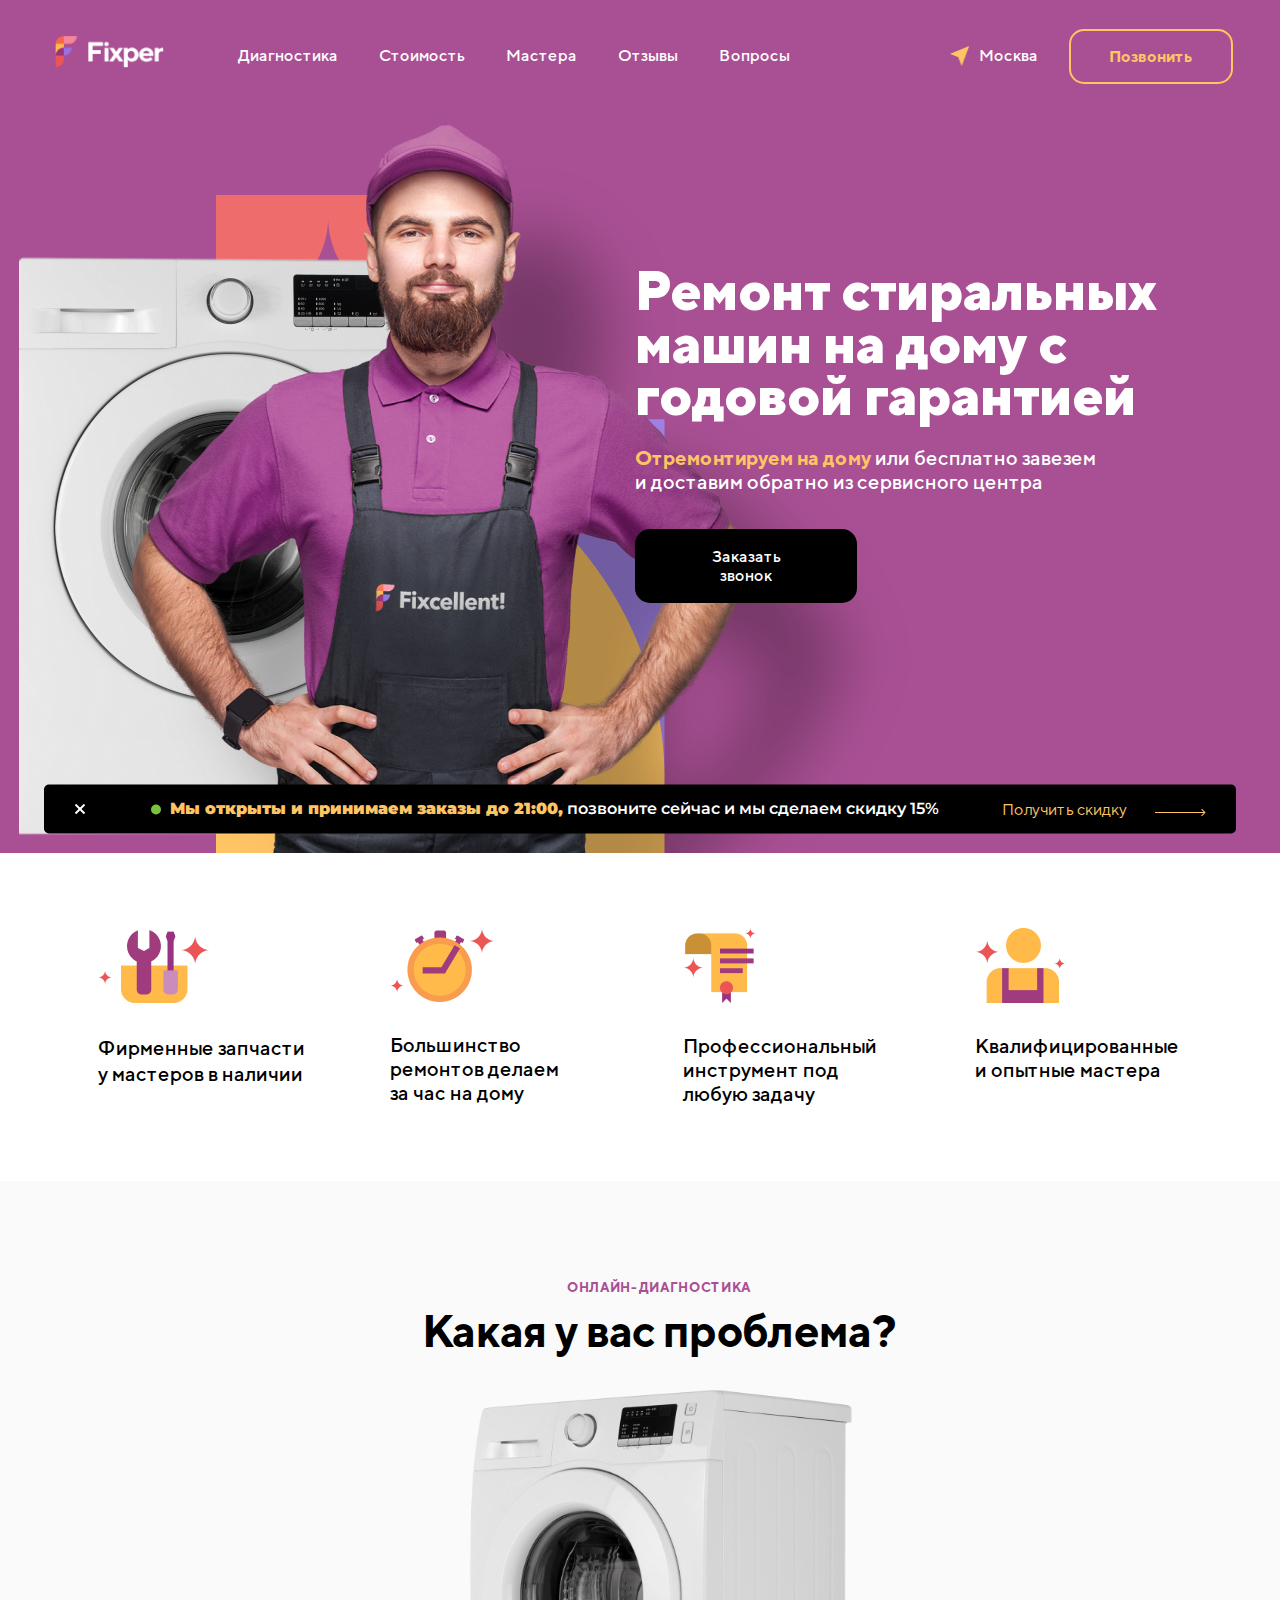
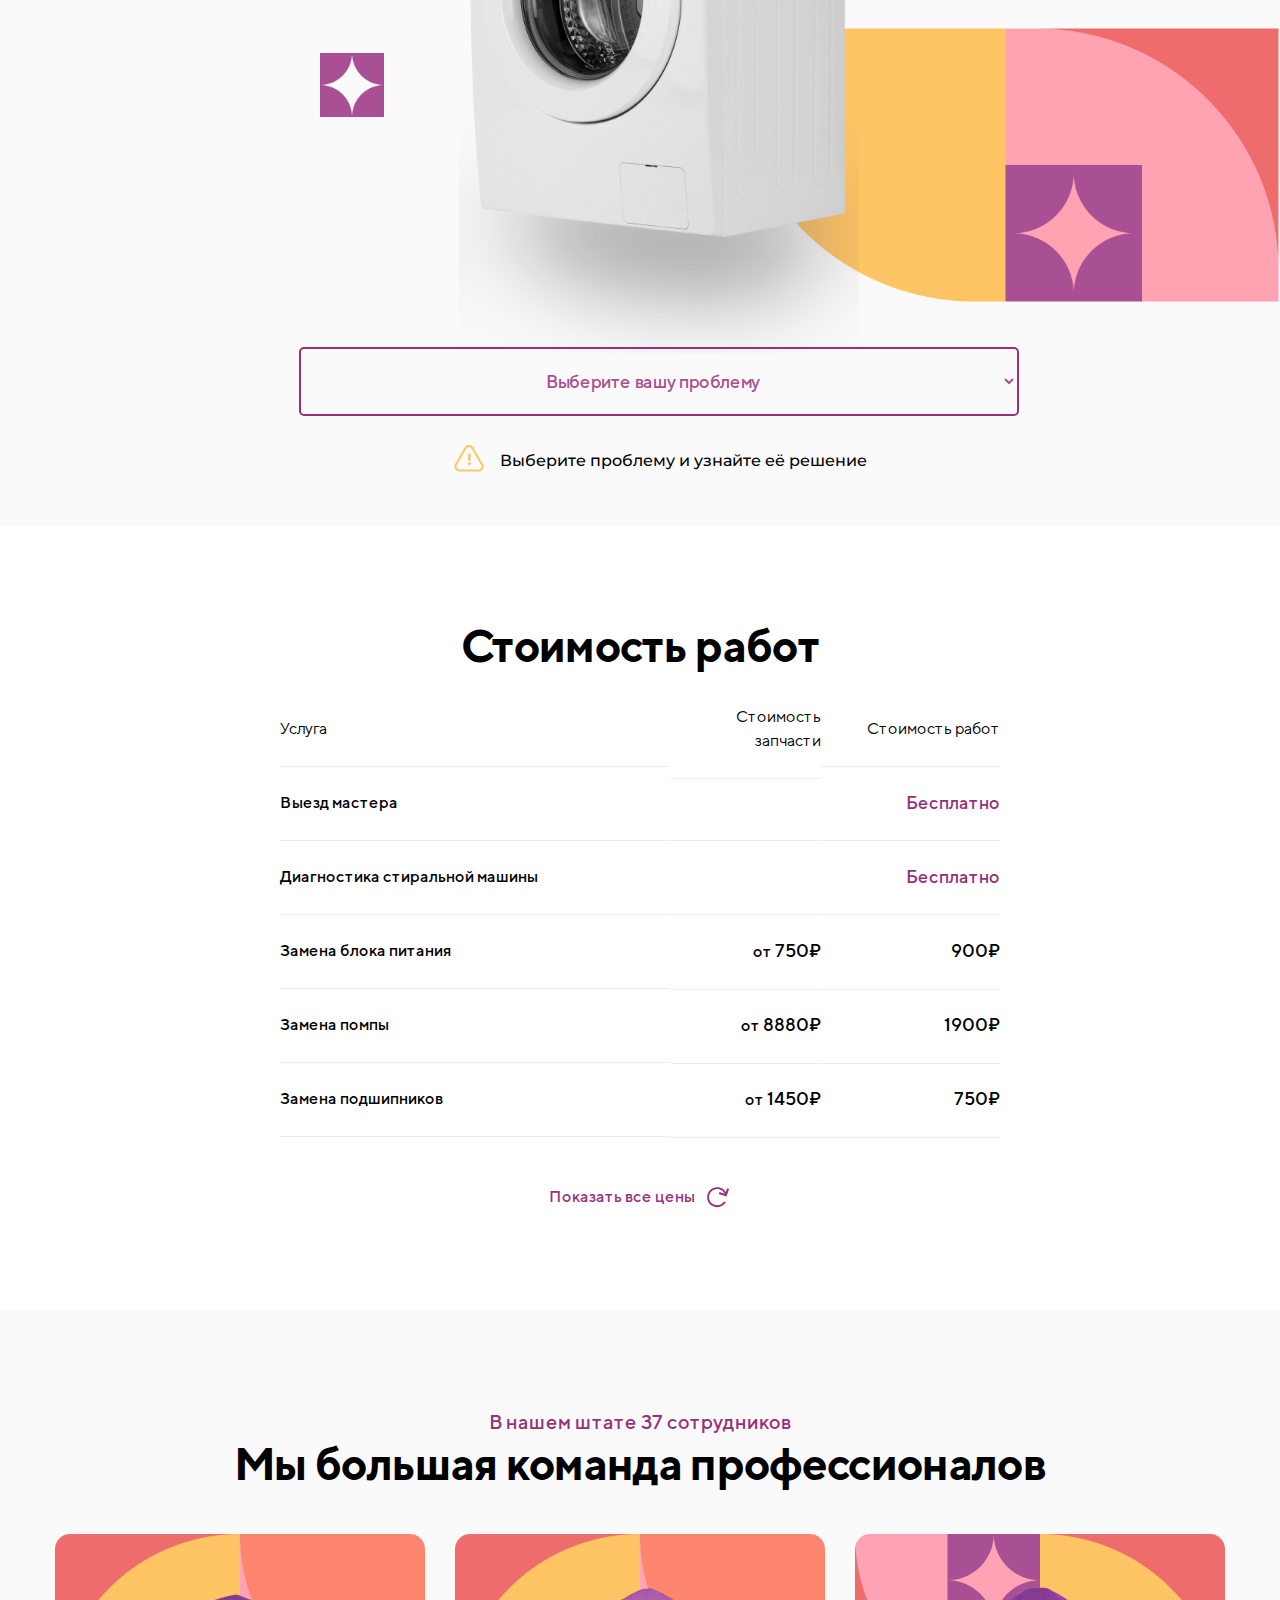
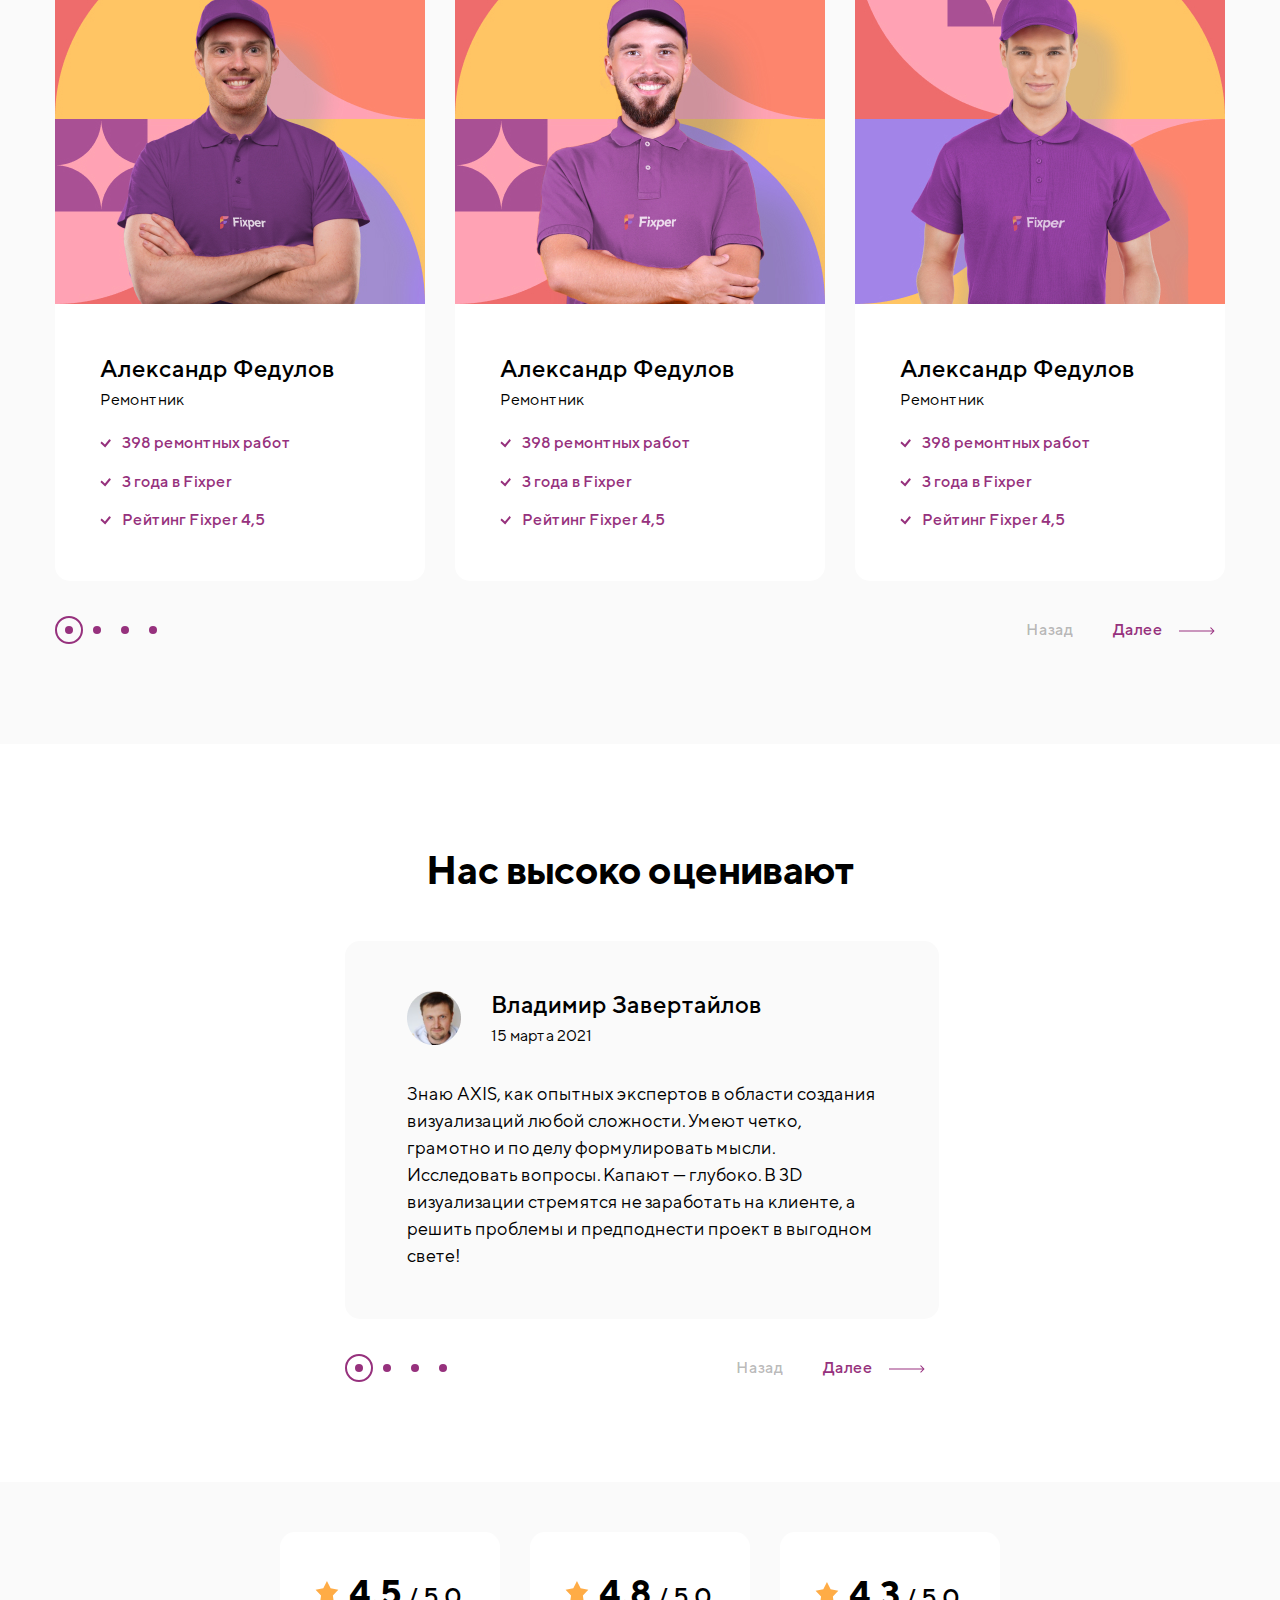
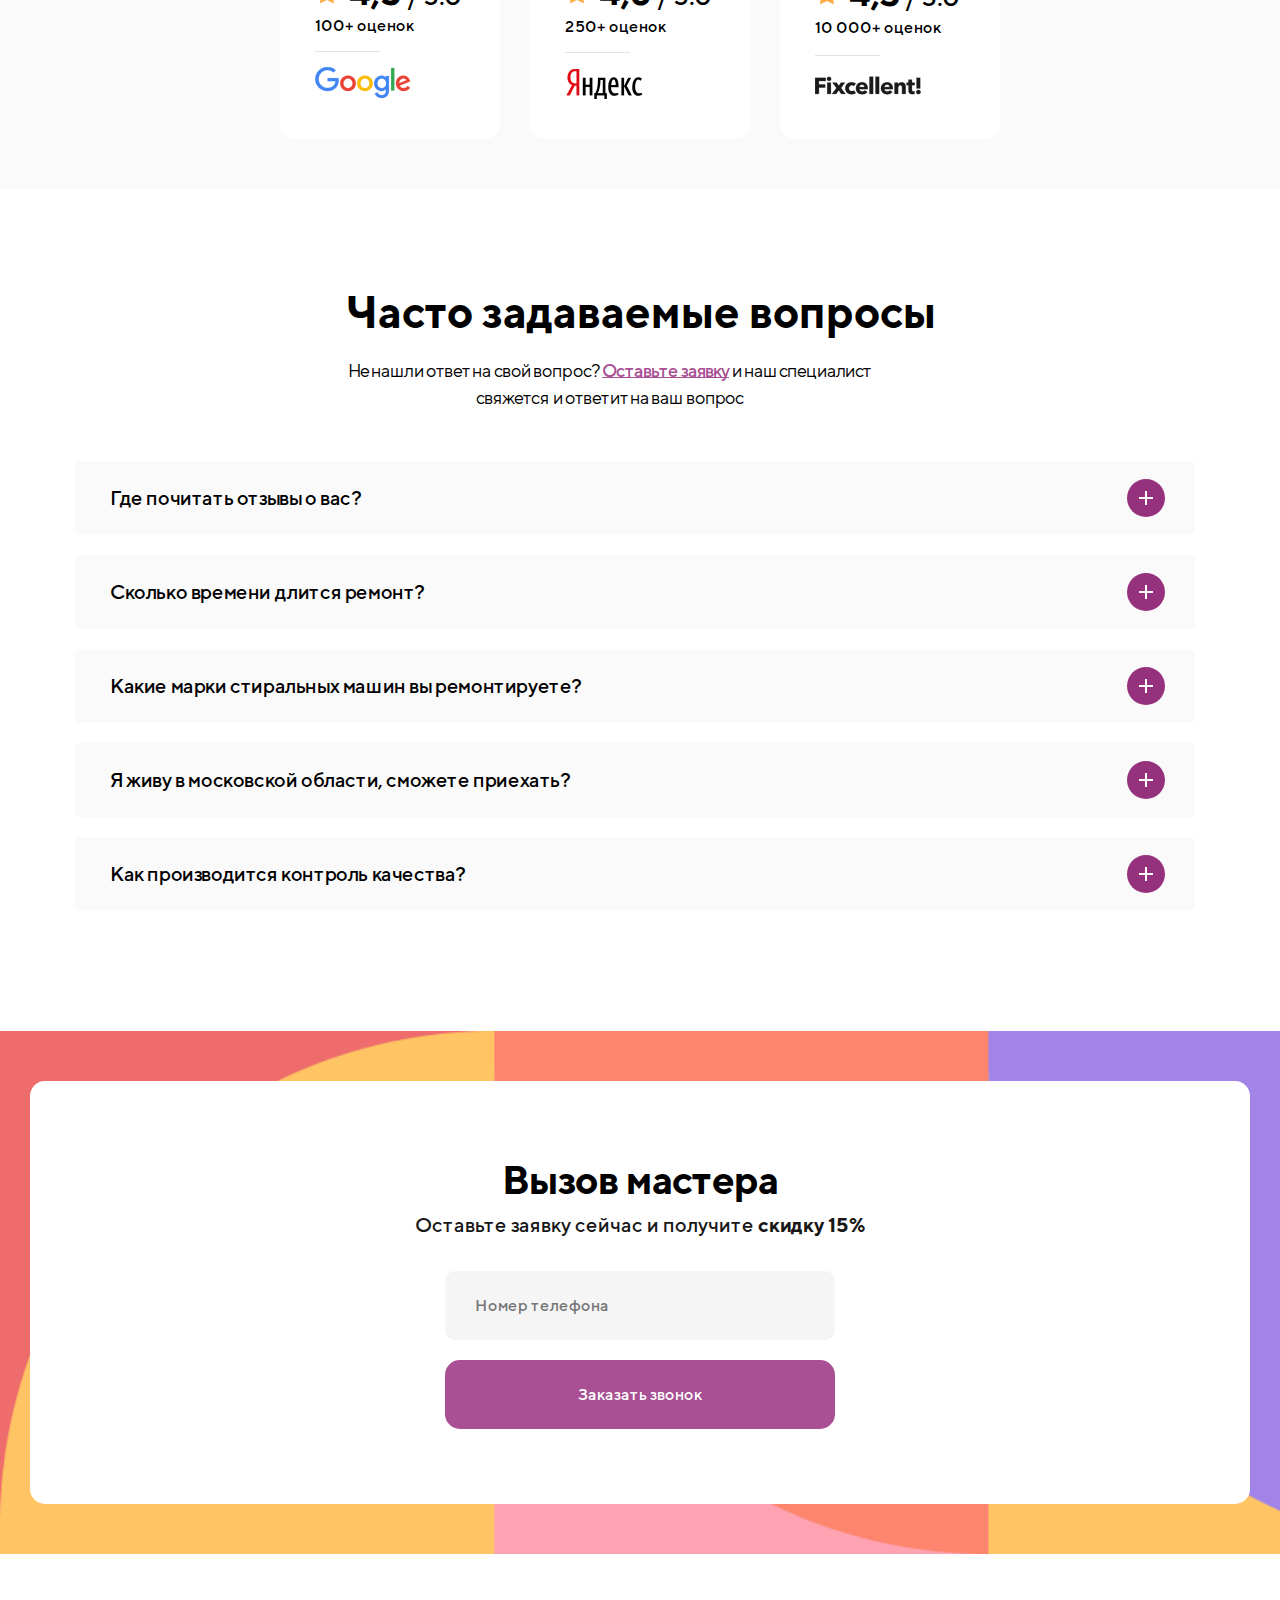
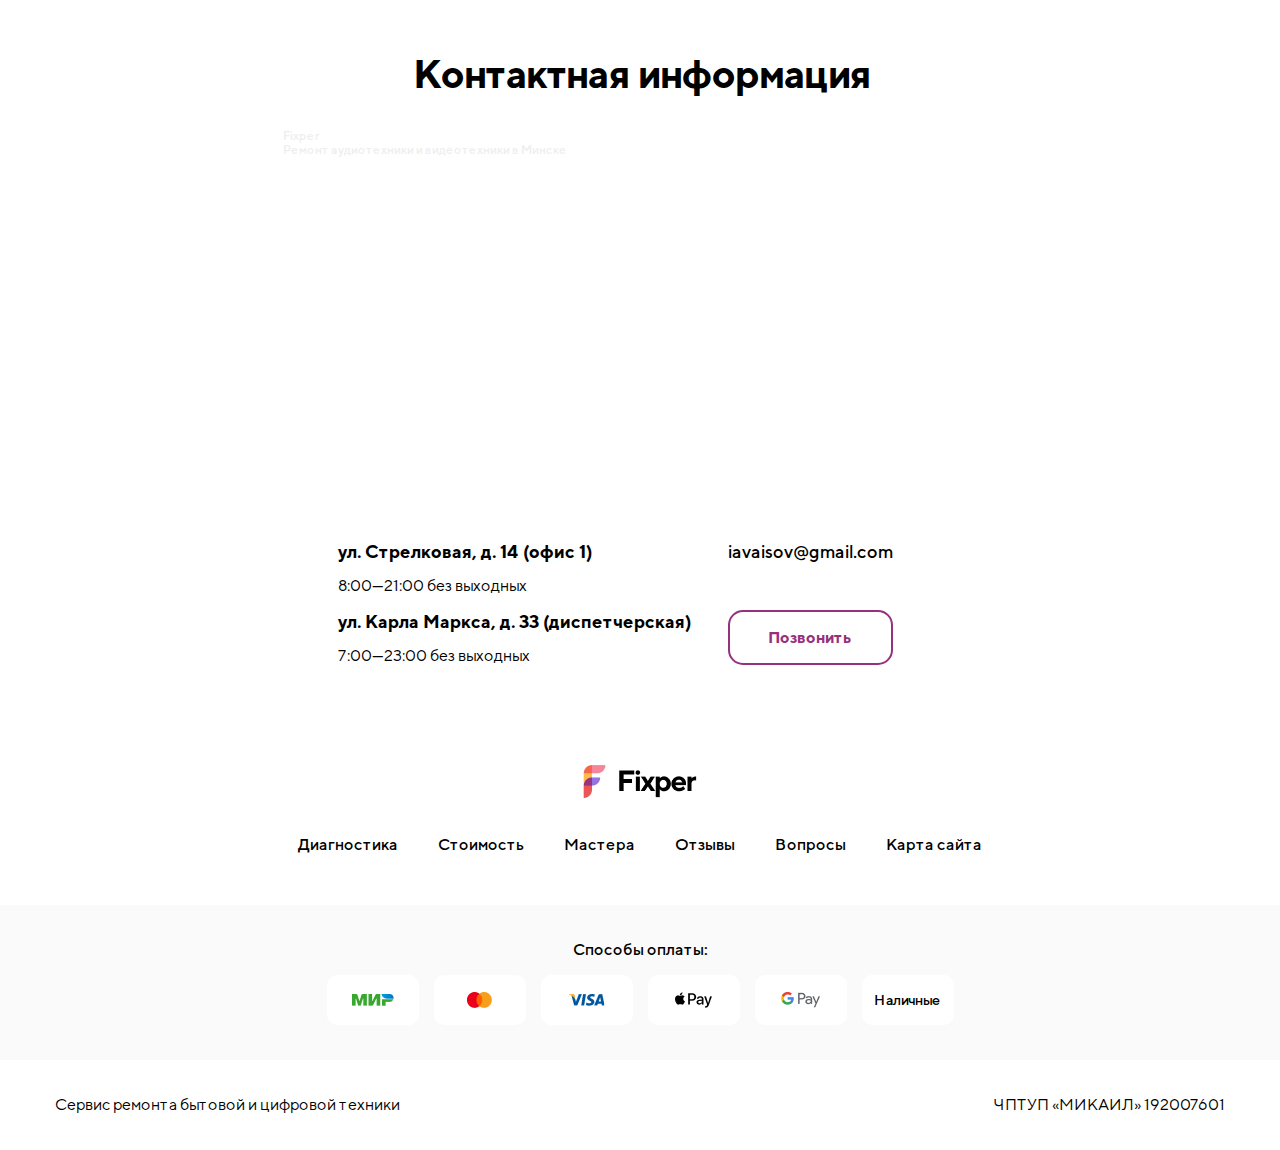
<file: index.html>
<!DOCTYPE html>
<html lang="ru">
<head>
    <meta charset="UTF-8">
    <meta name="viewport" content="width=device-width, initial-scale=1.0, maximum-scale=1.0, user-scalable=no">
    <link rel="stylesheet" href="./style/style.css">
    <link rel="icon" href="./img/icons/favicon.ico" type="image/x-icon">
    <title>Fixper</title>
</head>
<body>
    <header class="header">
        <div class="container header__container">
            <img src="./img/icons/logo-main.png" alt="" class="logo">
            <div class="header__burger">
                <span></span>
            </div>
            <ul class="header__nav-mobile">
                <li class="document__nav diagnostics__section"><a>Диагностика</a></li>
                <li class="document__nav price__section"><a>Стоимость</a></li>
                <li class="document__nav team__section"><a>Мастера</a></li>
                <li class="document__nav feedback__section"><a>Отзывы</a></li>
                <li class="document__nav questions__section"><a>Вопросы</a></li>
            </ul>
            <nav>
                <ul class="header__nav">
                    <li class="document__nav diagnostics__section"><a>Диагностика</a></li>
                    <li class="document__nav price__section"><a>Стоимость</a></li>
                    <li class="document__nav team__section"><a>Мастера</a></li>
                    <li class="document__nav feedback__section"><a>Отзывы</a></li>
                    <li class="document__nav questions__section"><a>Вопросы</a></li>
                </ul>
            </nav>
            <div class="select">
                <div class="select__header">
                    <span class="select__current">Москва</span>
                </div>
                <img src="./img/icons/geo.png" alt="geo" class="select__icon"> 
                <div class="select__body">
                    <div class="select__item"><img src="./img/icons/geo-check.png" alt="geo" class="select__icon-item"><span class="span">Москва</span></div>
                    <div class="select__item"><img src="./img/icons/geo-check.png" alt="geo" class="select__icon-item"><span class="span">Сочи</span></div>
                    <div class="select__item"><img src="./img/icons/geo-check.png" alt="geo" class="select__icon-item"><span class="span">Пермь</span></div>
                </div>
            </div>
            <button class="button-call button">Позвонить</button>
            <div class="header__border"></div>
        </div>
    </header>
    <main>
        <section class="offer" id="offer">
            <div class="container offer__container">
                <div class="offer__main-part">
                    <div class="offer__background">
                        <img src="./img/background/graphics.png" alt="graphics" class="offer__graphics">
                        <img src="./img/background/wash.png" alt="wash machine" class="offer__wash">
                        <img src="./img/background/repairman.png" alt="repairman" class="offer__repairman">
                    </div> 
                    <div class="offer__text">
                        <h1 class="offer__title">Ремонт стиральных машин на дому c годовой гарантией</h1>
                        <p class="offer__subtitile"><strong>Отремонтируем на дому</strong> или бесплатно завезем <br>и доставим обратно из сервисного центра</p>
                        <button class="button button-call">Заказать звонок</button>
                    </div>
                </div>
                <div class="offer__discount">
                    <img src="./img/icons/cross.svg" alt="cross" class="offer__close-discount">
                    <div class="offer__elipse"></div>
                    <p><strong>Мы открыты и принимаем заказы до 21:00,</strong> позвоните сейчас и мы сделаем скидку 15%</p>
                    <div class="offer__discount-btn">
                        <button class="button__discount">Получить скидку</button>
                        <img src="./img/icons/arrow.svg" alt="arrow" class="offer__arrow">
                    </div>
                </div>
            </div>
        </section>
        <section class="advantages">
            <div class="container adantages__container">
                <div class="advantages__el">
                    <img src="./img/icons/advantage-1.png" alt="">
                    <p>Фирменные запчасти у мастеров в наличии</p>
                </div>
                <div class="advantages__el">
                    <img src="./img/icons/advantage-2.png" alt="">
                    <p>Большинство ремонтов делаем за час на дому</p>
                </div>
                <div class="advantages__el">
                    <img src="./img/icons/advantage-3.png" alt="">
                    <p>Профессиональный инструмент под любую задачу</p>
                </div>
                <div class="advantages__el">
                    <img src="./img/icons/advantage-4.png" alt="">
                    <p>Квалифицированные и опытные мастера</p>
                </div>
            </div>   
        </section>
        <section class="diagnostics" id="diagnostics">
            <div class="container diagnostics__container">
                <div class="diagnostics__text">
                    <p class="diagnostics__subtitle">Онлайн-диагностика</p>
                    <h2 class="title diagnostics__title">Какая у вас проблема?</h2>
            
                    <nav class="diagnostics__nav">
                        <button class="diagnostics__button button">Не включается</button>
                        <button class="diagnostics__button button">Не выключается</button>
                        <button class="diagnostics__button button">Не нагревает воду</button>
                        <button class="diagnostics__button button">Все работет, но мне скучно и я хочу пообщаться с мастером</button>
                        <button class="diagnostics__button button">Не крутится барабан</button>
                        <button class="diagnostics__button button">Не работает кнопка включения</button>
                        <button class="diagnostics__button button">Не выключается</button>
                        <button class="diagnostics__button button">Иная проблема</button>
                        <button class="diagnostics__button button">Не крутится барабан</button>
                        <button class="diagnostics__button button">Не крутится барабан</button>
                        <button class="diagnostics__button button">Не работает кнопка включения</button>
                    </nav>

                    <div class="diagnoctics__notice diagnoctics__notice-desktop">
                        <img src="./img/icons/notice.png" alt="notice">
                        <p>Выберите проблему и узнайте её решение</p>
                    </div>
                </div>
                <form class="diagnostics__input">
                    <select class="diagnostics__select">
                        <option selected disabled="disabled" value="choose">Выберите вашу проблему</option>  
                        <option value="0" class="diagnostics__option">Не включается</option>
                        <option value="8" class="diagnostics__option">Не крутится барабан</option>
                        <option value="1" class="diagnostics__option">Не выключается</option>
                        <option value="3" class="diagnostics__option">Все работет, но мне скучно и я хочу пообщаться с мастером</option>
                        <option value="7" class="diagnostics__option">Иная проблема</option>
                    </select>
                </form>
            <div class="diagnostics__background">
                <img src="./img/background/graphics2.png" alt="graphics" class="diagnoctics__graphics">
                <img src="./img/background/wash2.png" alt="washmachine" class="diagnoctics__washmachine">
                <img src="./img/background/square.png" alt="square" class="diagnoctics__square">
            </div>
            <div class="diagnoctics__notice diagnoctics__notice-mobile">
                <img src="./img/icons/notice.png" alt="notice">
                <p>Выберите проблему и узнайте её решение</p>
            </div>
        </div>
        </section>
        <section class="problem">
            <div class="problem__container container">
                <div class="problem__left">
                    <div class="problem__another">
                        <button class="problem__change">Выбрать другую проблему</button>
                        <img src="./img/icons/arrowpink.svg" alt="arrow" class="problem__arrow">
                    </div>
                    <h2 class="problem__title">Вероятней всего:</h2>
                    <div class="problem__list">
                        <div class="problem__item">
                            <div class="problem__diagram">
                                <p>0%</p>
                            </div>
                            <div class="problem__text">
                                <h3 class="problem__name">Замена барабана</h3>
                                <span class="problem__price">1 200 ₽</span>
                                <span class="problem__plus">+ запчасть от 3500₽</span>
                            </div>
                        </div>
                        <div class="problem__item">
                            <div class="problem__diagram">
                                <p>0%</p>
                            </div>
                            <div class="problem__text">
                                <h3 class="problem__name">Замена фильра</h3>
                                <span class="problem__price">1 200 ₽</span>
                                <span class="problem__plus">+ запчасть от 3500₽</span>
                            </div>
                        </div>
                        <div class="problem__item">
                            <div class="problem__diagram">
                                <p>0%</p>
                            </div>
                            <div class="problem__text">
                                <h3 class="problem__name">Замена блока питания</h3>
                                <span class="problem__price">1 200 ₽</span>
                                <span class="problem__plus">+ запчасть от 3500₽</span>
                            </div>
                        </div>
                    </div>
                <button class="problem__call">Вызвать мастера с выездом от 45 минут</button>
            </div>
            <div class="problem__right">
                <img src="./img/background/problem-one.png" alt="graphics" class="problem__graphics-1">
                <img src="./img/background/problem-two.png" alt="graphics" class="problem__graphics-2">
                <img src="./img/background/wash2.png" alt="washmachine" class="problem__wash">
                <img src="./img/background/graphics2.png" alt="" class="problem__graphics-3">
            </div>
        </div>

        </section>
        <section class="price" id="price">
            <div class="container price__container">
                <h2 class="title">Стоимость работ</h2>
                <div class="price__list price__list-desktop">
                    <div class="price__item price__header">Услуга</div>
                    <div class="price__item price__header">Стоимость запчасти</div>
                    <div class="price__item price__header">Стоимость работ</div>
                    <div class="price__item">Выезд мастера</div>
                    <div class="price__item space">g</div>
                    <div class="price__item price__free">Бесплатно</div>
                    <div class="price__item">Диагностика стиральной машины</div>
                    <div class="price__item space ">g</div>
                    <div class="price__item price__free ">Бесплатно</div>
                    <div class="price__item">Замена блока питания</div>
                    <div class="price__item ">от <span>750₽</span></div>
                    <div class="price__item "><span>900₽</span></div>
                    <div class="price__item">Замена помпы</div>
                    <div class="price__item">от <span>8880₽</span></div>
                    <div class="price__item"><span>1900₽</span></div>
                    <div class="price__item">Замена подшипников</div>
                    <div class="price__item">от <span>1450₽</span></div>
                    <div class="price__item"><span>750₽</span></div>
                   
                    <div class="price__item select-hide desktop">Замена дверцы</div>
                    <div class="price__item select-hide desktop">от <span>1110₽</span></div>
                    <div class="price__item select-hide desktop"><span>900₽</span></div>
                    <div class="price__item select-hide desktop">Замена отсека для порошка</div>
                    <div class="price__item select-hide desktop">от <span>1600₽</span></div>
                    <div class="price__item select-hide desktop"><span>1300₽</span></div>
                    <div class="price__item select-hide desktop">Замена барабана</div>
                    <div class="price__item select-hide desktop">от <span>1400₽</span></div>
                    <div class="price__item select-hide desktop"><span>990₽</span></div>
                </div>
                <div class="price__list price__list-mobile">
                    
                    <div class="price__item">
                        
                        <p>Выезд мастера</p>
                        <p class="price__header">Стоимость работ</p>
                        
                    </div>
                    <div class="price__item">
                    
                        <p class="space">Бесплатно</p>
                        <p class="price__free">Бесплатно</p>
                        
                    </div>
                    
                    <div class="price__item">
                    
                        <p class="">Диагностика стиральной машины</p>
                        <p class="price__header">Стоимость работ</p>
               
                    </div>
                    <div class="price__item">
                     
                        <p class="space">Бесплатно</p>
                        <p class="price__free">Бесплатно</p>
                    
                    </div>

                    <div class="price__item">
                        <p class="">Замена блока питания</p>
                        <p class="price__header">Стоимость работ</p>
                        <p class="price__header">Стоимость запчасти</p>
                    </div>
                    <div class="price__item">
                        <p class="space">Бесплатно</p>
                        <p class=" "><span>900₽</span></p>
                        <p class="">от <span>750₽</span></p>
                    </div>

                    <div class="price__item">
                        <p class="">Замена блока питания</p>
                        <p class="price__header">Стоимость работ</p>
                        <p class="price__header">Стоимость запчасти</p>
                    </div>
                    <div class="price__item">
                        <p class="space">Бесплатно</p>
                        <p class=" "><span>900₽</span></p>
                        <p class="">от <span>750₽</span></p>
                    </div>

                    <div class="price__item">
                        <p class="">Замена блока питания</p>
                        <p class="price__header">Стоимость работ</p>
                        <p class="price__header">Стоимость запчасти</p>
                    </div>
                    <div class="price__item">
                        <p class="space">Бесплатно</p>
                        <p class=""><span>900₽</span></p>
                        <p class="">от <span>750₽</span></p>
                    </div>

                    <div class="price__item select-hide mobile">
                        <p class="">Замена дверцы</p>
                        <p class="price__header">Стоимость работ</p>
                        <p class="price__header">Стоимость запчасти</p>
                    </div>
                    <div class="price__item select-hide mobile">
                        <p class="space">Бесплатно</p>
                        <p class=""><span>900₽</span></p>
                        <p class="">от <span>1100₽</span></p>
                    </div>

                    <div class="price__item select-hide mobile">
                        <p class="">Замена отсека для порошка</p>
                        <p class="price__header">Стоимость работ</p>
                        <p class="price__header">Стоимость запчасти</p>
                    </div>
                    <div class="price__item select-hide mobile">
                        <p class="space">Бесплатно</p>
                        <p class=""><span>1300₽</span></p>
                        <p class="">от <span>1600₽</span></p>
                    </div>

                    <div class="price__item select-hide mobile">
                        <p class="">Замена барабана</p>
                        <p class="price__header">Стоимость работ</p>
                        <p class="price__header">Стоимость запчасти</p>
                    </div>
                    <div class="price__item select-hide mobile">
                        <p class="space">Бесплатно</p>
                        <p class=""><span>990₽</span></p>
                        <p class="">от <span>1400₽</span></p>
                    </div>
                   
                </div>
                <div class="price__show">
                    <button class="">Показать все цены</button>
                    <img src="./img/icons/return.svg" alt="return">
                </div>
            </div>
        </section>
        <section class="team" id="team">
            <div class="team__container container">
                <p class="team__subtitle">В нашем штате 37 сотрудников</p>
                <h2 class="title">Мы большая команда профессионалов</h2>
                <div class="team__workers">
                    <div class="team__person">
                        <img src="./img/background/person-1.jpg" alt="person" class="team__photo">
                        <div class="team__description">
                            <p class="name">Александр Федулов</p>
                            <p class="status">Ремонтник</p>
                            <ul class="team__advantages">
                                <li> <img src="./img/icons/advantage.svg" alt="">398 ремонтных работ</li>
                                <li> <img src="./img/icons/advantage.svg" alt="">3 года в Fixper</li>
                                <li> <img src="./img/icons/advantage.svg" alt="">Рейтинг Fixper 4,5</li>
                            </ul>
                        </div>
                    </div>
                    <div class="team__person">
                    <img src="./img/background/person-2.jpg" alt="person" class="team__photo">
                    <div class="team__description">
                        <p class="name">Александр Федулов</p>
                        <p class="status">Ремонтник</p>
                        <ul class="team__advantages">
                            <li> <img src="./img/icons/advantage.svg" alt="">398 ремонтных работ</li>
                            <li> <img src="./img/icons/advantage.svg" alt="">3 года в Fixper</li>
                            <li> <img src="./img/icons/advantage.svg" alt="">Рейтинг Fixper 4,5</li>
                        </ul>
                    </div>
                    </div>
                    <div class="team__person">
                    <img src="./img/background/person-3.jpg" alt="person" class="team__photo">
                    <div class="team__description">
                        <p class="name">Александр Федулов</p>
                        <p class="status">Ремонтник</p>
                        <ul class="team__advantages">
                            <li> <img src="./img/icons/advantage.svg" alt="">398 ремонтных работ</li>
                            <li> <img src="./img/icons/advantage.svg" alt="">3 года в Fixper</li>
                            <li> <img src="./img/icons/advantage.svg" alt="">Рейтинг Fixper 4,5</li>
                        </ul>
                    </div>
                    </div>
                    <div class="team__person">
                    <img src="./img/background/person-4.png" alt="person" class="team__photo">
                    <div class="team__description">
                        <p class="name">Александр Федулов</p>
                        <p class="status">Ремонтник</p>
                        <ul class="team__advantages">
                            <li> <img src="./img/icons/advantage.svg" alt="">398 ремонтных работ</li>
                            <li> <img src="./img/icons/advantage.svg" alt="">3 года в Fixper</li>
                            <li> <img src="./img/icons/advantage.svg" alt="">Рейтинг Fixper 4,5</li>
                        </ul>
                    </div>
                    </div>
                    <div class="team__person">
                    <img src="./img/background/person-5.jpg" alt="person" class="team__photo">
                    <div class="team__description">
                        <p class="name">Александр Федулов</p>
                        <p class="status">Ремонтник</p>
                        <ul class="team__advantages">
                            <li> <img src="./img/icons/advantage.svg" alt="">398 ремонтных работ</li>
                            <li> <img src="./img/icons/advantage.svg" alt="">3 года в Fixper</li>
                            <li> <img src="./img/icons/advantage.svg" alt="">Рейтинг Fixper 4,5</li>
                        </ul>
                    </div>
                    </div>
                    <div class="team__person">
                    <img src="./img/background/person-6.jpg" alt="person" class="team__photo">
                    <div class="team__description">
                        <p class="name">Александр Федулов</p>
                        <p class="status">Ремонтник</p>
                        <ul class="team__advantages">
                            <li> <img src="./img/icons/advantage.svg" alt="">398 ремонтных работ</li>
                            <li> <img src="./img/icons/advantage.svg" alt="">3 года в Fixper</li>
                            <li> <img src="./img/icons/advantage.svg" alt="">Рейтинг Fixper 4,5</li>
                        </ul>
                    </div>
                    </div>
                </div>
                <div class="team__nav default__nav">
                    <div class="nav__indicator team">
                    <div class="active">
                        <div class="nav__page"></div>
                    </div>
                    <div class="nav__page"></div>
                    <div class="nav__page"></div>
                    <div class="nav__page"></div>
                    </div>
                    <div class="nav__farther">
                <button class="nav__left team">Назад</button>
                <div class="nav__right team">
                    <button>Далее</button>
                    <img src="./img/icons/arrowpink.svg" alt="arrow">
                </div>
                    </div>
                </div>
            </div>
        </section>
        <section class="feedback" id="feedback">
            <div class="feedback__container container">
                <h3 class="feedback__title">Нас высоко оценивают</h3>
                <div class="feedback__cards">
                    <div class="feedback__item">
                        <div class="feedback__person">
                            <img src="./img/icons/avatar-one.png" alt="avatar">
                            <div class="feedback__person-text">
                                <p class="name">Владимир Завертайлов</p>
                                <p class="status">15 марта 2021</p>
                            </div>
                        </div>
                        <p class="feedback__description">
                            Знаю AXIS, как опытных экспертов в области создания визуализаций любой 
                            сложности. Умеют четко, грамотно и по делу формулировать мысли. Исследовать 
                            вопросы. Капают — глубоко. В 3D визуализации стремятся не заработать на клиенте, 
                            а решить проблемы и предподнести проект в выгодном свете!
                        </p>
                    </div>
                    <div class="feedback__item">
                        <div class="feedback__person">
                            <img src="./img/icons/avatar-two.png" alt="avatar">
                            <div class="feedback__person-text">
                                <p class="name">Федор Трубин</p>
                                <p class="status">03 апреля 2021</p>
                            </div>
                        </div>
                        <p class="feedback__description">
                            Хочу выразить свою и признательность в решении ремонта стиральной машины Самсунг A600FN, 
                            смогли сделать раньше срока и качественно, спасибо большое. Вы лучшие! Всегда буду обращаться к Вам, 
                            ваш клиент.
                        </p>
                    </div>
                    <div class="feedback__item">
                        <div class="feedback__person">
                            <img src="./img/icons/avatar-three.png" alt="avatar">
                            <div class="feedback__person-text">
                                <p class="name">Алексей Васильев</p>
                                <p class="status">14 июля 2021</p>
                            </div>
                        </div>
                        <p class="feedback__description">
                            Знаю AXIS, как опытных экспертов в области создания визуализаций любой 
                            сложности. Умеют четко, грамотно и по делу формулировать мысли. Исследовать 
                            вопросы. Капают — глубоко. В 3D визуализации стремятся не заработать на клиенте, 
                            а решить проблемы и предподнести проект в выгодном свете!
                        </p>
                    </div>
                    <div class="feedback__item">
                        <div class="feedback__person">
                            <img src="./img/icons/avatar-four.png" alt="avatar">
                            <div class="feedback__person-text">
                                <p class="name">Екатерина Третьякова</p>
                                <p class="status">23 февраля 2022</p>
                            </div>
                        </div>
                        <p class="feedback__description">
                            Хочу выразить свою и признательность в решении ремонта стиральной машины Самсунг A600FN, 
                            смогли сделать раньше срока и качественно, спасибо большое. Вы лучшие! Всегда буду обращаться к Вам, 
                            ваш клиент.
                        </p>
                    </div>
                    <div class="feedback__item">
                        <div class="feedback__person">
                            <img src="./img/icons/avatar-five.png" alt="avatar">
                            <div class="feedback__person-text">
                                <p class="name">Генадий Шалашов</p>
                                <p class="status">18 мая 2022</p>
                            </div>
                        </div>
                        <p class="feedback__description">
                            Хочу выразить свою и признательность в решении ремонта стиральной машины Самсунг A600FN, 
                            смогли сделать раньше срока и качественно, спасибо большое. Вы лучшие! Всегда буду обращаться к Вам, 
                            ваш клиент.
                        </p>
                    </div>
                </div>
                <div class="default__nav feedback__nav">
            
                    <div class="nav__indicator feedback">
                        <div class="active">
                            <div class="nav__page"></div>
                        </div>
                        <div class="nav__page"></div>
                        <div class="nav__page"></div>
                        <div class="nav__page"></div>
                    </div>
        
                    <div class="nav__farther">
                        <button class="nav__left feedback">Назад</button>
                        <div class="nav__right feedback">
                            <button>Далее</button>
                            <img src="./img/icons/arrowpink.svg" alt="arrow">
                        </div>
                    </div>
        
                </div>
            </div>
        </section>
        <section class="stars">
            <div class="stars__container container">
                <div class="stars__cards">
                    <div class="stars__item">
                        <div class="stars__score">
                            <div class="stars__five">
                                <img src="./img/icons/Star.svg" alt="" class="stars__star">
                                <p class="stars__numbers"><strong>4,5</strong> / 5.0</p>
                            </div>
                            <p class="stars__count">100+ оценок</p>
                        </div>
                        <div class="stars__border"></div>
                        <img src="./img/icons/google.png" alt="google" class="stars__icon">
                    </div>
                    <div class="stars__item">
                        <div class="stars__score">
                            <div class="stars__five">
                                <img src="./img/icons/Star.svg" alt="" class="stars__star">
                                <p class="stars__numbers"><strong>4,8</strong> / 5.0</p>
                            </div>
                            <p class="stars__count">250+ оценок</p>
                        </div>
                        <div class="stars__border"></div>
                        <img src="./img/icons/yandex.png" alt="yandex" class="stars__icon">
                    </div> 
                    <div class="stars__item">
                        <div class="stars__score">
                            <div class="stars__five">
                                <img src="./img/icons/Star.svg" alt="" class="stars__star">
                                <p class="stars__numbers"><strong>4,3</strong> / 5.0</p>
                            </div>
                            <p class="stars__count">10 000+ оценок</p>
                        </div>
                        <div class="stars__border"></div>
                        <img src="./img/icons/fixcellent.png" alt="fixcellent" class="stars__icon">
                    </div> 
                </div> 
            </div>
        </section>
        <section class="questions" id="questions">
            <div class="questions__container container">
                <div class="questions__text">
                    <h3 class="questions__title">Часто задаваемые вопросы</h3>
                    <p class="questions__subtitle">Не нашли ответ на свой вопрос? <span>Оставьте заявку</span> и наш специалист свяжется&nbsp; и ответит на ваш вопрос</p>
                </div>
                <div class="questions__list">
                    <div class="questions__item">
                        <p class="questions__question">Где почитать отзывы о вас?</p>
                        <div class="questions__show" id="1">
                            <img src="./img/icons/+.svg" alt="plus">
                        </div>
                    </div>
                    <div class="questions__answer">Отзывы вы можете прочесть в наших социальных сетях, а именно, в запрещенной социальной сети - @fixper или в группе ВКонтакте.</div>
                    <div class="questions__item">
                        <p class="questions__question">Сколько времени длится ремонт?</p>
                        <div class="questions__show" id="2">
                            <img src="./img/icons/+.svg" alt="plus">
                        </div>
                    </div>
                    <div class="questions__answer">Время ремонта зависит от сложности работы. В среднем ремонт длится не больше 2-ух часов.</div>
                    <div class="questions__item">
                        <p class="questions__question">Какие марки стиральных машин вы ремонтируете?</p>
                        <div class="questions__show" id="3">
                            <img src="./img/icons/+.svg" alt="plus">
                        </div>
                    </div>
                    <div class="questions__answer">На данный момент мы ремонтируем следующие марки стиральных машин - LG, Samsung, Haier, Candy Smart, Weissgauff WMD, ATLANT, Hotpoint-Ariston. Но в ближайшее время мы планируем пополнить количество марок машин.</div>
                    <div class="questions__item">
                        <p class="questions__question">Я живу в московской области, сможете приехать?</p>
                        <div class="questions__show" id="4">
                            <img src="./img/icons/+.svg" alt="plus">
                        </div>
                    </div>
                    <div class="questions__answer">Да, мы работаем по Московской области тоже, однако цена за выезд в МО на 10% больше.</div>
                    <div class="questions__item">
                        <p class="questions__question">Как производится контроль качества?</p>
                        <div class="questions__show" id="5">
                            <img src="./img/icons/+.svg" alt="plus">
                        </div>
                    </div>
                    <div class="questions__answer">Сперва чистим сливной фильтр. Если он чист, проверяем сливной насос. Если же и с ним все в порядке, то вероятнее всего проблема по цепи питания мотора.</div>
                </div>
            </div>
        </section>
        <section class="call">
            <div class="call_container container">
                <div class="call__text">
                    <h3 class="call__title">Вызов мастера</h3>
                    <p class="call__subtitle">Оставьте заявку сейчас и получите <strong>скидку 15%</strong></p>
                </div>
                    <form class="call__form">
                        <input type="text" placeholder="Номер телефона">
                        <button class="button button-call">Заказать звонок</button>
                    </form>
                    

                
            </div>
        </section>
        <section class="geo" id="geo">
            <div class="geo__container container">
                <h3 class="geo__title-mobile">Контактная информация</h3>
                <div class="geo__map">
                    <div style="position:relative;overflow:hidden;"><a href="https://yandex.ru/maps/org/fixper/141936329495/?utm_medium=mapframe&utm_source=maps" style="color:#eee;font-size:12px;position:absolute;top:0px;">Fixper</a><a href="https://yandex.ru/maps/157/minsk/category/audio_and_video_devices_repair/184108221/?utm_medium=mapframe&utm_source=maps" style="color:#eee;font-size:12px;position:absolute;top:14px;">Ремонт аудиотехники и видеотехники в Минске</a><iframe src="https://yandex.ru/map-widget/v1/?ll=27.560026%2C53.899276&mode=search&oid=141936329495&ol=biz&sctx=ZAAAAAgBEAAaKAoSCcbeiy%2FaD0JAEYl46%2Fzbv0tAEhIJ3gAz38FP3T8RBTbn4JnQxD8iBgABAgMEBSgKOABA9Z4GSAFqAnJ1nQHNzEw9oAEAqAEAvQEt5DcTwgEGlZDbiI4E6gEA8gEA%2BAEAggIGZml4cGVyigIAkgIAmgIMZGVza3RvcC1tYXBz&sll=27.560026%2C53.899276&sspn=0.013634%2C0.005037&text=fixper&z=16.66" width="731" height="580" allowfullscreen="allowfullscreen" style="position:relative;border:0;border-radius: 15px;" class="geo__map-iframe"></iframe></div>
                </div>
                <div class="geo__info">
                    <h3 class="geo__title-desktop" >Контактная информация</h3>
                    <div class="geo__address">
                        <p class="geo__street">ул. Стрелковая, д. 14 (офис 1)</p>
                        <p class="geo__time">8:00—21:00 без выходных</p>
                    </div>
                    <div class="geo__address">
                        <p class="geo__street">ул. Карла Маркса, д. 33 (диспетчерская)</p>
                        <p class="geo__time">7:00—23:00 без выходных</p>
                    </div>
                        <p class="geo__email">iavaisov@gmail.com</p>
                        <button class="button button-call">Позвонить</button>
                </div>
            </div>
        </section>
        <section class="navigation">
            <div class="navigation__container container">
                <div class="navigation__img">
                    <img src="./img/icons/FixperF.png" alt="" class="navigation__F">
                    <img src="./img/icons/FixperBlack.png" alt="">
                </div>
                <nav class="navigation__nav">
                    <ul>
                        <li class="navigation__item diagnostics__section document__nav"><a>Диагностика</a></li>
                        <li class="navigation__item price__section document__nav"><a>Стоимость</a></li>
                        <li class="navigation__item team__section document__nav"><a>Мастера</a></li>
                        <li class="navigation__item feedback__section document__nav"><a>Отзывы</a></li>
                        <li class="navigation__item questions__section document__nav"><a>Вопросы</a></li>
                        <li class="navigation__item geo__section document__nav"><a>Карта сайта</a></li>
                    </ul>
                </nav>
            </div>
        </section>
        <section class="pay">
            <div class="pay__container container">
                <p class="pay__text">Способы оплаты:</p>
                <div class="pay__cards">
                    <div class="pay__item"><img src="./img/icons/mir.png" alt="" class="pay__logo"></div>
                    <div class="pay__item"><img src="./img/icons/mastercard.png" alt="" class="pay__logo"></div>
                    <div class="pay__item"><img src="./img/icons/visa.png" alt="" class="pay__logo"></div>
                    <div class="pay__item"><img src="./img/icons/apple.png" alt="" class="pay__logo"></div>
                    <div class="pay__item"><img src="./img/icons/googlePay.png" alt="" class="pay__logo"></div>
                    <div class="pay__item">Наличные</div>
                </div>
            </div>
        </section>
        <section class="alert">
            <div class="alert__container">
                <p class="alert__title">Заказать звонок</p>
                
                <svg width="12" height="11" viewBox="0 0 12 11" fill="none" xmlns="http://www.w3.org/2000/svg" class="alert__cross">
                    <g>
                    <path class="svgInternalID" d="M1.5 1L10.5 10" stroke="black" stroke-width="2"/>
                    <path class="svgInternalID" d="M10.5 1L1.5 10" stroke="black" stroke-width="2"/>
                    </g>
                </svg>

                <form name="form" id="form" class="alert__form" action="#">
                    <p>Имя</p>
                    <input type="text" value="" placeholder="Как Вас зовут?" class="input__name req" name="name">

                    <p>Телефон</p>
                    <input type="tel" placeholder="+7" class="input__phone req" name="phone">

                    <button class="button" type="submit">Перезвонить</button>

                    <p class="alert__alert">Ошибка в заполнении полей, попробуйте еще раз</p>
                </form>
                
            </div>
        </section>
        <section class="discount">
            <div class="discount__container">
                <h3 class="discount__title">Промокод на скидку 15%</h3>
                <svg width="12" height="11" viewBox="0 0 12 11" fill="none" xmlns="http://www.w3.org/2000/svg" class="discount__cross">
                    <g>
                    <path class="svgInternalID" d="M1.5 1L10.5 10" stroke="black" stroke-width="2"/>
                    <path class="svgInternalID" d="M10.5 1L1.5 10" stroke="black" stroke-width="2"/>
                    </g>
                </svg>
                <p class="discount__promo">FIXPER2023</p>
                <p class="discount__description">Закажаите звонок, когда наш оператор вам перезвонит, назовите ему промокод, он с радостью даст вам скидку!</p>
            </div>
        </section>
    </main>
    <footer class="footer">
        <div class="footer__container container">
            <p>Сервис ремонта бытовой и цифровой техники</p>
            <p>ЧПТУП «МИКАИЛ» 192007601</p>
        </div>
    </footer>
    <script src="script.js"></script>
</body>
</html>
</file>
